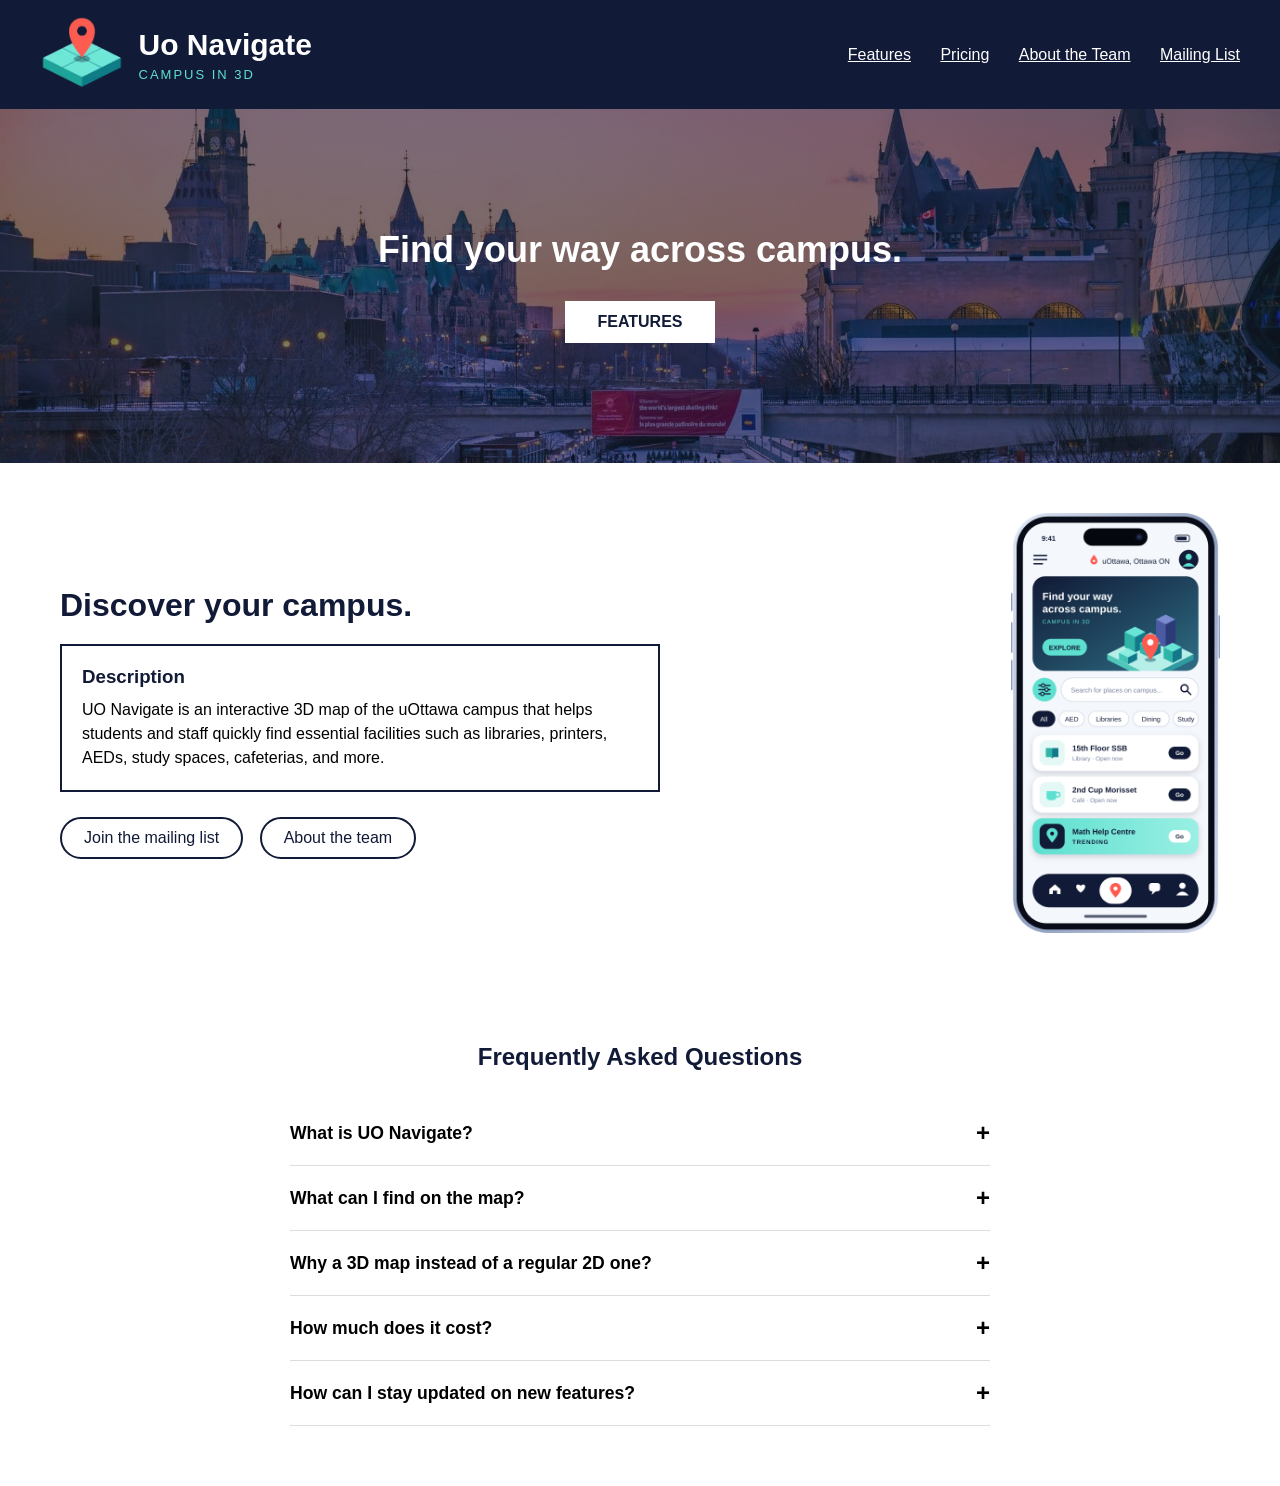
<file: index.html>
<!DOCTYPE html>
<html lang="en">
<head>
  <meta charset="UTF-8">
  <meta name="viewport" content="width=device-width, initial-scale=1">
  <title>Uo Navigate</title>
  <link rel="stylesheet" href="Styling/MainPageStyle.css">
  <link rel="icon" href="logo.png">
</head>
<body>
  <header>
    <a href="index.html">
      <img src="logo.png" alt="UO Navigate logo">
    </a>
    <div>
      <h1>Uo Navigate</h1>
      <p class="tagline">CAMPUS IN 3D</p>
    </div>
    <nav>
      <a href="FeaturesPage.html">Features</a>
      <a href="PricingPage.html">Pricing</a>
      <a href="AboutTheTeamPage.html">About the Team</a>
      <a href="MailingListPage.html">Mailing List</a>
    </nav>
  </header>

  <main>
    <section class="hero">
      <h2>Find your way across campus.</h2>
      <a class="features-button" href="FeaturesPage.html">FEATURES</a>
    </section>

    <section class="discover">
      <div class="discover-text">
        <h2>Discover your campus.</h2>
        <div class="description">
          <h3>Description</h3>
          <p>
            UO Navigate is an interactive 3D map of the uOttawa campus that helps
            students and staff quickly find essential facilities such as libraries,
            printers, AEDs, study spaces, cafeterias, and more.
          </p>
        </div>
        <div class="buttons">
          <a href="MailingListPage.html">Join the mailing list</a>
          <a href="AboutTheTeamPage.html">About the team</a>
        </div>
      </div>
      <img class="phone" src="phone.png" alt="UoNavigate app shown on a phone screen">
    </section>

    <section class="faq" id="faq">
      <h2>Frequently Asked Questions</h2>

      <div class="faq-item">
        <button class="faq-question" aria-expanded="false">
          What is UO Navigate?
          <span class="faq-icon">+</span>
        </button>
        <div class="faq-answer">
          <p>UO Navigate is an interactive 3D map of the uOttawa campus that helps students and staff quickly find essential facilities like libraries, printers, AEDs, study spaces, and cafeterias.</p>
        </div>
      </div>

      <div class="faq-item">
        <button class="faq-question" aria-expanded="false">
          What can I find on the map?
          <span class="faq-icon">+</span>
        </button>
        <div class="faq-answer">
          <p>Libraries, printers, AEDs, study spaces, cafeterias, and more. Check the <a href="FeaturesPage.html">Features page</a> for the full list.</p>
        </div>
      </div>

      <div class="faq-item">
        <button class="faq-question" aria-expanded="false">
          Why a 3D map instead of a regular 2D one?
          <span class="faq-icon">+</span>
        </button>
        <div class="faq-answer">
          <p>Campus buildings are large and multi-level. A 3D view makes it easier to recognize buildings and understand where things are, so you spend less time searching and more time getting where you need to go.</p>
        </div>
      </div>

      <div class="faq-item">
        <button class="faq-question" aria-expanded="false">
          How much does it cost?
          <span class="faq-icon">+</span>
        </button>
        <div class="faq-answer">
          <p>You can find all the details on our <a href="PricingPage.html">Pricing page</a>.</p>
        </div>
      </div>

      <div class="faq-item">
        <button class="faq-question" aria-expanded="false">
          How can I stay updated on new features?
          <span class="faq-icon">+</span>
        </button>
        <div class="faq-answer">
          <p>Join our <a href="MailingListPage.html">mailing list</a> to hear about launches and updates, or meet the people behind the project on the <a href="AboutTheTeamPage.html">About the Team page</a>.</p>
        </div>
      </div>
    </section>
  </main>

  <script src="faq.js"></script>
</body>
</html>
</file>
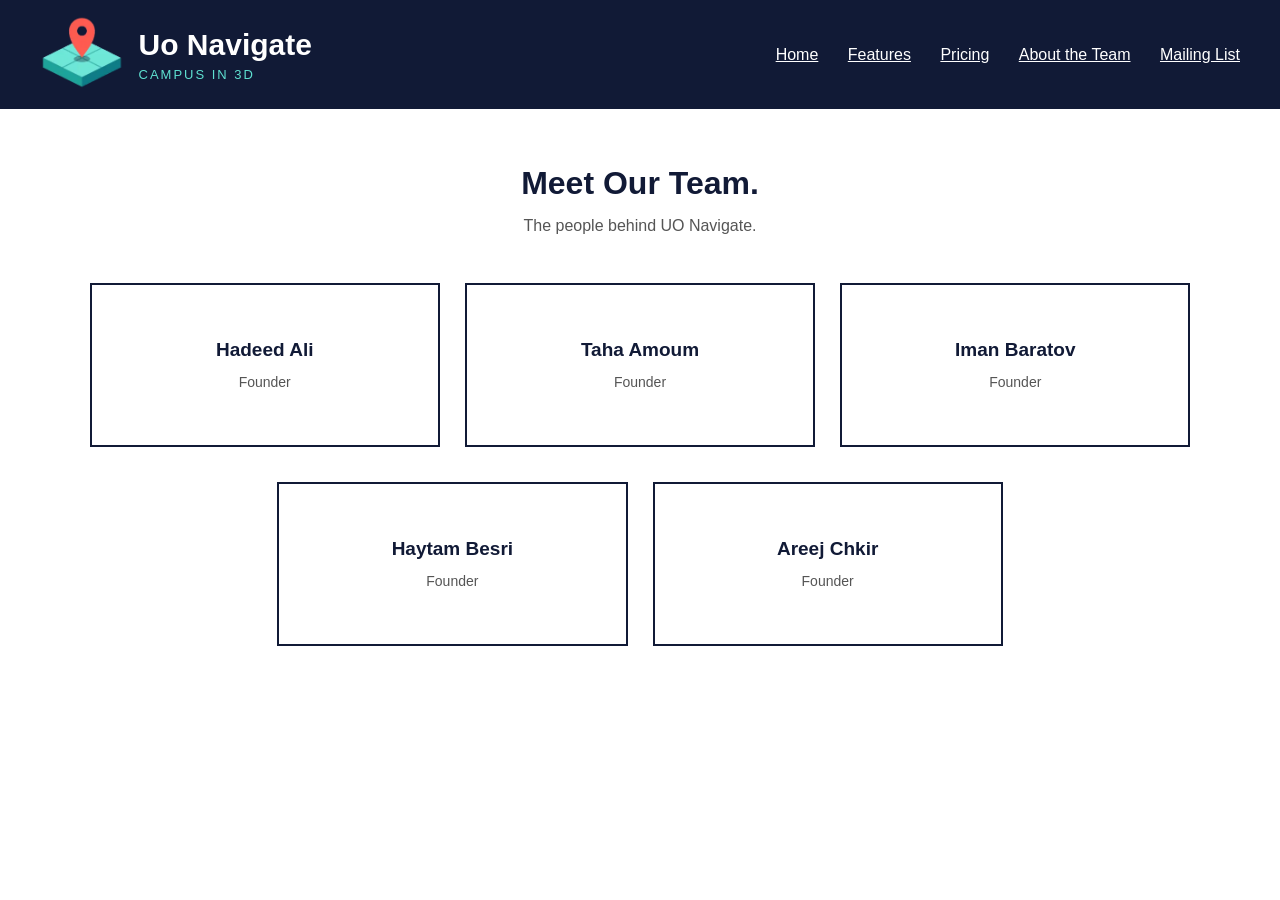
<file: AboutTheTeamPage.html>
<!DOCTYPE html>
<html lang="en">
<head>
    <meta charset="UTF-8">
    <meta name="viewport" content="width=device-width, initial-scale=1">
    <title>Uo Navigate - About the Team</title>
    <link rel="stylesheet" href="Styling/AboutTheTeamStyle.css">
    <link rel="icon" href="logo.png">
</head>

<body>

    <header>
        <a href="index.html">
            <img src="logo.png" alt="UO Navigate logo">
        </a>

        <div>
            <h1>Uo Navigate</h1>
            <p class="tagline">CAMPUS IN 3D</p>
        </div>

        <nav>
            <a href="index.html">Home</a>
            <a href="FeaturesPage.html">Features</a>
            <a href="PricingPage.html">Pricing</a>
            <a href="AboutTheTeamPage.html">About the Team</a>
            <a href="MailingListPage.html">Mailing List</a>
        </nav>
    </header>

    <main>

        <section class="team-section">

            <div class="section-heading">
                <h2>Meet Our Team.</h2>
                <p>The people behind UO Navigate.</p>
            </div>

            <div class="team-container">

                <div class="team-card">
                    <a href="#" class="team-image" data-member="member1"
                       aria-label="View Hadeed Ali's LinkedIn profile">
                        <span class="image-overlay">View LinkedIn</span>
                    </a>

                    <div class="team-info">
                        <h3>Hadeed Ali</h3>
                        <p>Founder</p>
                    </div>
                </div>

                <div class="team-card">
                    <a href="#" class="team-image" data-member="member2"
                       aria-label="View Taha Amoum's LinkedIn profile">
                        <span class="image-overlay">View LinkedIn</span>
                    </a>

                    <div class="team-info">
                        <h3>Taha Amoum</h3>
                        <p>Founder</p>
                    </div>
                </div>

                <div class="team-card">
                    <a href="#" class="team-image" data-member="member3"
                       aria-label="View Iman Baratov's LinkedIn profile">
                        <span class="image-overlay">View LinkedIn</span>
                    </a>

                    <div class="team-info">
                        <h3>Iman Baratov</h3>
                        <p>Founder</p>
                    </div>
                </div>

                <div class="team-card">
                    <a href="#" class="team-image" data-member="member4"
                       aria-label="View Haytam Besri's LinkedIn profile">
                        <span class="image-overlay">View LinkedIn</span>
                    </a>

                    <div class="team-info">
                        <h3>Haytam Besri</h3>
                        <p>Founder</p>
                    </div>
                </div>

                <div class="team-card">
                    <a href="#" class="team-image" data-member="member5"
                       aria-label="View Areej Chikr's LinkedIn profile">
                        <span class="image-overlay">View LinkedIn</span>
                    </a>

                    <div class="team-info">
                        <h3>Areej Chkir</h3>
                        <p>Founder</p>
                    </div>
                </div>

            </div>

        </section>

    </main>

    <script src="AboutTheTeamJS.js" defer></script>

</body>
</html>
</file>
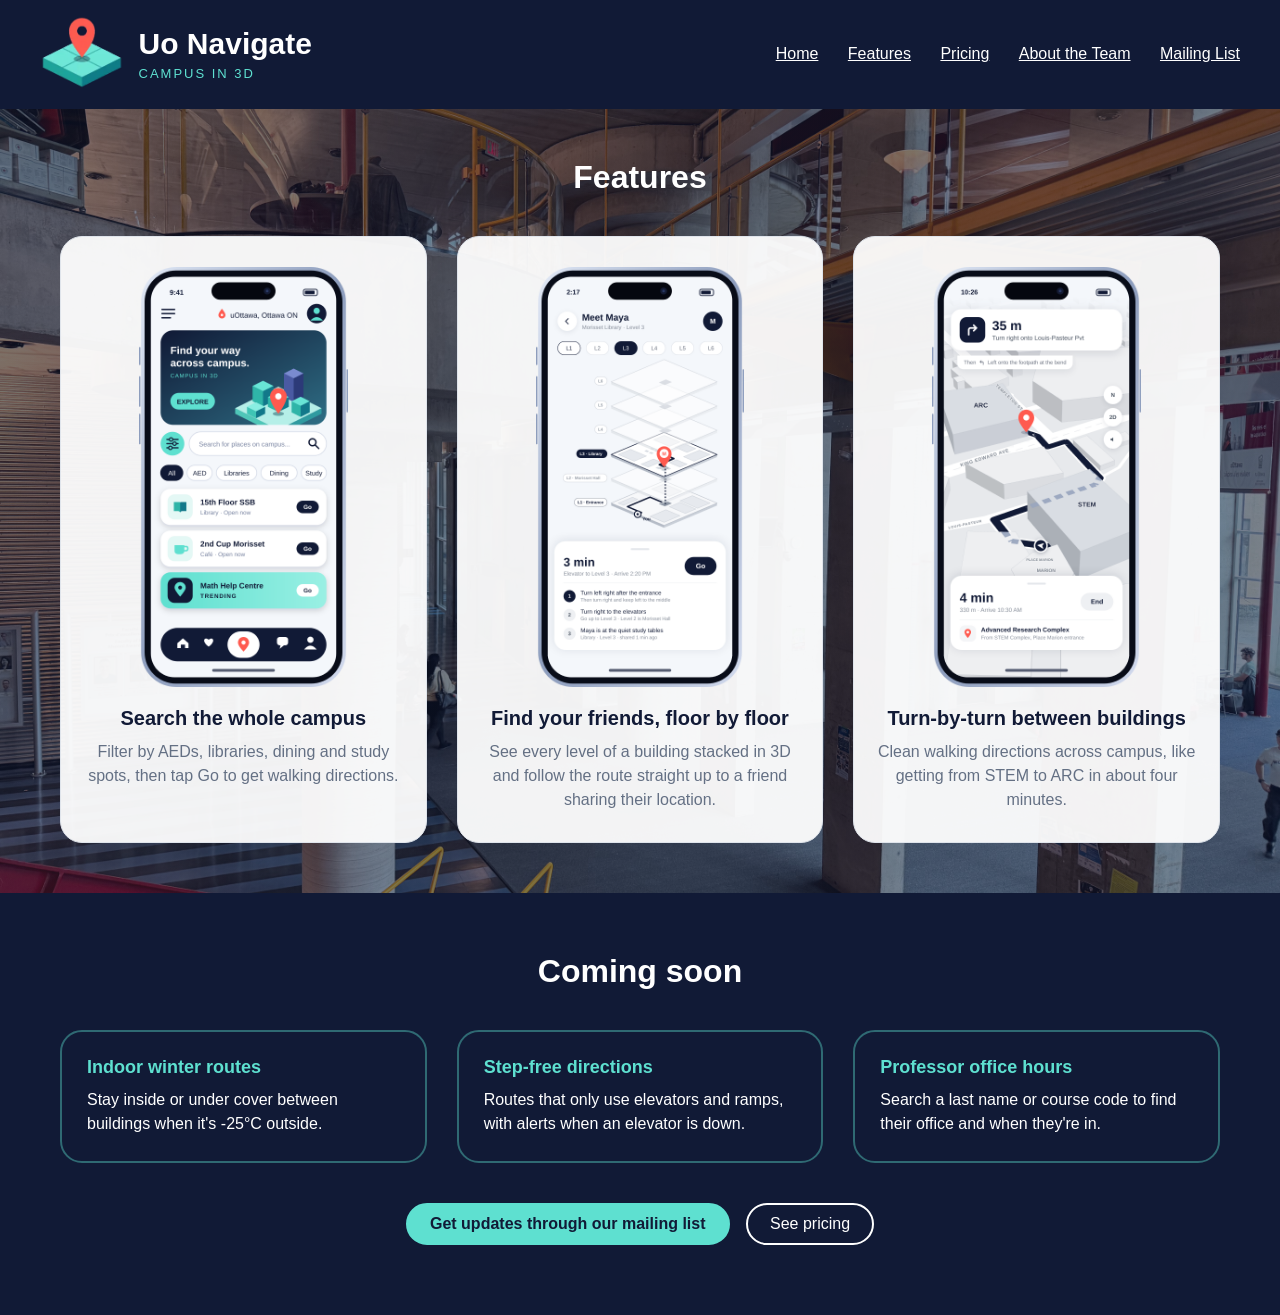
<file: FeaturesPage.html>
<!DOCTYPE html>
<html lang="en">
    <head>
        <meta charset="UTF-8"/>
        <meta name = "viewport" content="width=device-width, initial-scale=1.0">
        <title>Features - UoNavigate</title>
        <link rel="icon" type="image/png" href="logo.png">
        <link rel="stylesheet" href="Styling/FeaturesPageStyle.css">
    </head>
    <body>
        <nav class="navbar">
                <div class="logo">
                    <a href="index.html" class="logo-image"></a>
                    <div class="logo-text">
                        <h1>Uo Navigate</h1>
                        <p class="tagline">CAMPUS IN 3D</p>
                    </div>
                </div>
            <ul class="nav-links">
                <li><a href="index.html">Home</a></li>
                <li><a href="FeaturesPage.html">Features</a></li>
                <li><a href="PricingPage.html">Pricing</a></li>
                <li><a href="AboutTheTeamPage.html">About the Team</a></li>
                <li><a href="MailingListPage.html">Mailing List</a></li>
            </ul>
        </nav>
        <section class="features-section">
            <h2>Features</h2>
            <div class="features-grid">
                <div class="feature-card">
                    <img src="phone.png" alt="UoNavigate search screen with category filters and popular locations">
                    <h3>Search the whole campus</h3>
                    <p>Filter by AEDs, libraries, dining and study spots, then tap Go to get walking directions.</p>
                </div>
                <div class="feature-card">
                    <img src="phone2.png" alt="Stacked floor map guiding the user to a friend on the third floor of Morisset Library">
                    <h3>Find your friends, floor by floor</h3>
                    <p>See every level of a building stacked in 3D and follow the route straight up to a friend sharing their location.</p>
                </div>
                <div class="feature-card">
                    <img src="phone3.png" alt="Turn-by-turn walking directions from the STEM Complex to the Advanced Research Complex">
                    <h3>Turn-by-turn between buildings</h3>
                    <p>Clean walking directions across campus, like getting from STEM to ARC in about four minutes.</p>
                </div>
            </div>
        </section>
        <section class="coming-soon">
            <h2>Coming soon</h2>
            <div class="coming-soon-list">
                <div class="coming-soon-item">
                    <h3>Indoor winter routes</h3>
                    <p>Stay inside or under cover between buildings when it's -25&deg;C outside.</p>
                </div>
                <div class="coming-soon-item">
                    <h3>Step-free directions</h3>
                    <p>Routes that only use elevators and ramps, with alerts when an elevator is down.</p>
                </div>
                <div class="coming-soon-item">
                    <h3>Professor office hours</h3>
                    <p>Search a last name or course code to find their office and when they're in.</p>
                </div>
            </div>
            <div class="cta-buttons">
                <a href="MailingListPage.html">Get updates through our mailing list</a>
                <a href="PricingPage.html">See pricing</a>
            </div>
        </section>
    </body>
</html>
</file>
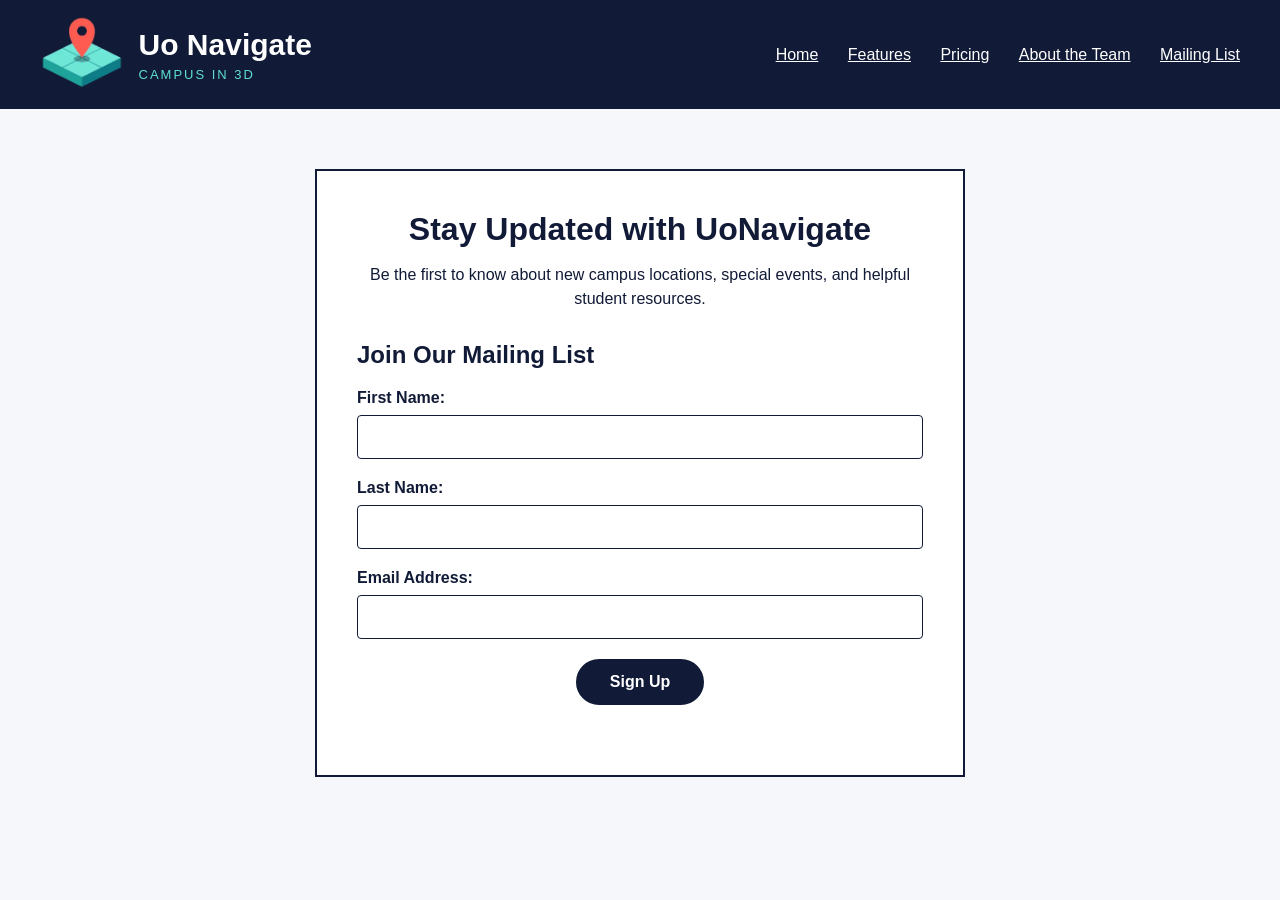
<file: MailingListPage.html>
<!DOCTYPE html>
<html lang="en">

<head>
    <meta charset="UTF-8">
    <meta name="viewport" content="width=device-width, initial-scale=1.0">
    <title>Mailing List - UoNavigate</title>
    <link rel="stylesheet" href="Styling/MailingListPageStyle.css">
    <link rel="icon" href="logo.png">
</head>

<body>

  <header>
    <a href="index.html">
      <img src="logo.png" alt="Uo Navigate logo">
    </a>

    <div>
      <h1>Uo Navigate</h1>
      <p class="tagline">CAMPUS IN 3D</p>
    </div>

        <nav>
            <a href="index.html">Home</a>
            <a href="FeaturesPage.html">Features</a>
            <a href="PricingPage.html">Pricing</a>
            <a href="AboutTheTeamPage.html">About the Team</a>
            <a href="MailingListPage.html">Mailing List</a>
        </nav>
    </header>

    <main>
        <section id="mailing-list">

            <h1>Stay Updated with UoNavigate</h1>

            <p>
                Be the first to know about new campus locations,
                special events, and helpful student resources.
            </p>

            <h2>Join Our Mailing List</h2>

            <form id="signup-form" novalidate>
                <label for="first-name">First Name:</label>
                <input type="text" id="first-name" name="first-name" required>

                <br><br>

                <label for="last-name">Last Name:</label>
                <input type="text" id="last-name" name="last-name" required>

                <br><br>

                <label for="email">Email Address:</label>
                <input type="email" id="email" name="email" required>

                <br><br>

                <button type="submit">Sign Up</button>
                <p id="form-message" role="status" aria-live="polite"></p>
                </form>

        </section>
    </main>

<script src="MailingListPageScript.js"></script>
</body>
</html>
</file>
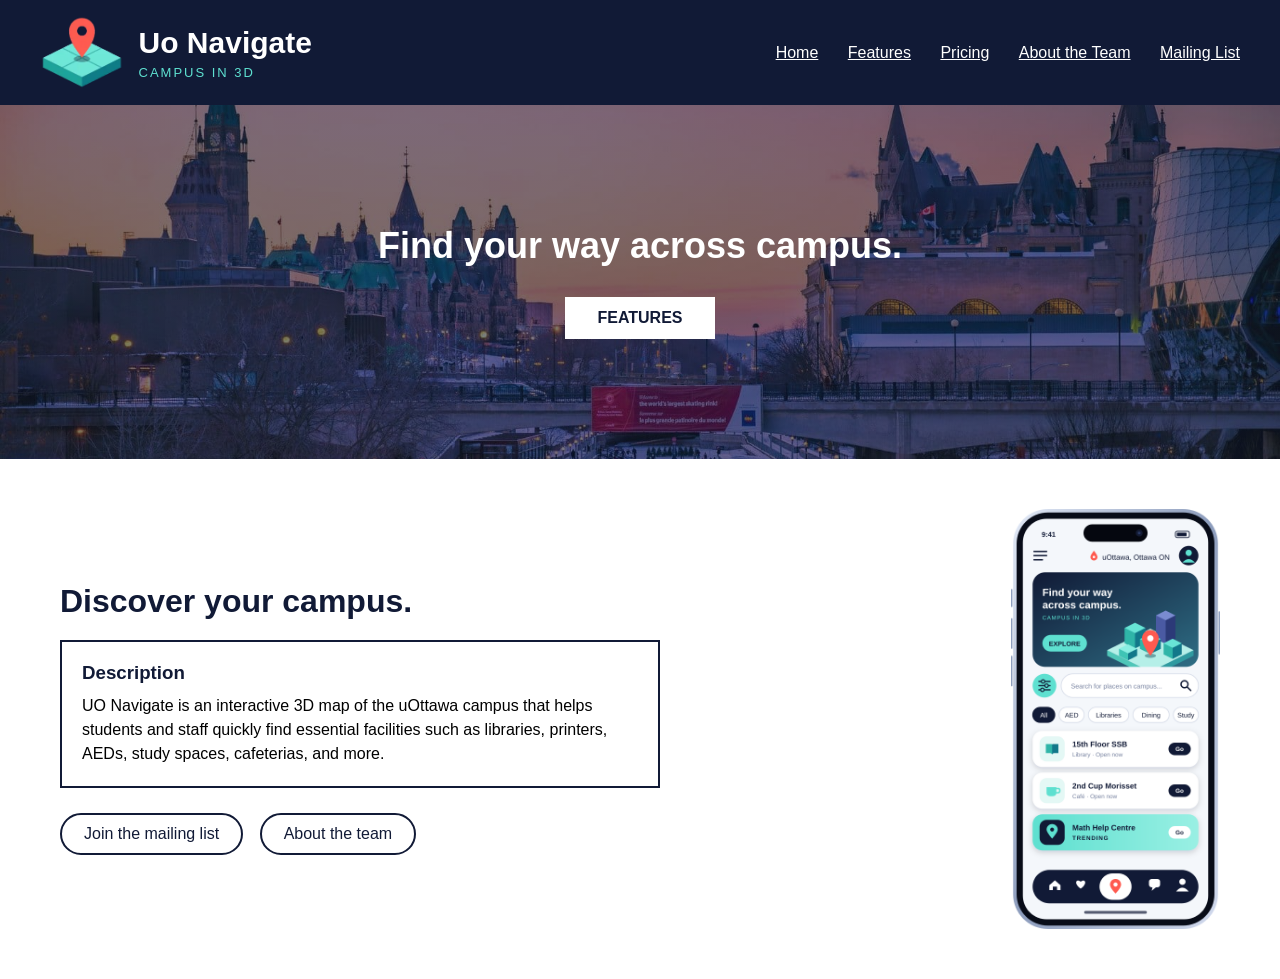
<file: MainPage.html>
<!DOCTYPE html>
<html lang="en">
<head>
  <title>Uo Navigate</title>
  <link rel="stylesheet" href="Styling/MainPageStyle.css">
  <link rel="icon" href="logo.png">
</head>
<body>
  <header>
    <img src="logo.png">
    <div>
      <h1>Uo Navigate</h1>
      <p class="tagline">CAMPUS IN 3D</p>
    </div>
    <nav>
      <a href="MainPage.html">Home</a>
      <a href="FeaturesPage.html">Features</a>
      <a href="PricingPage.html">Pricing</a>
      <a href="AboutTheTeamPage.html">About the Team</a>
      <a href="MailingListPage.html">Mailing List</a>
    </nav>
  </header>
<main>
    <section class="hero">
      <h2>Find your way across campus.</h2>
      <a class="features-button" href="FeaturesPage.html">FEATURES</a>
    </section>
    <section class="discover">
      <div class="discover-text">
        <h2>Discover your campus.</h2>
        <div class="description">
          <h3>Description</h3>
          <p>
            UO Navigate is an interactive 3D map of the uOttawa campus that helps
            students and staff quickly find essential facilities such as libraries,
            printers, AEDs, study spaces, cafeterias, and more.
          </p>
        </div>
        <div class="buttons">
          <a href="MailingListPage.html">Join the mailing list</a>
          <a href="AboutTheTeamPage.html">About the team</a>
        </div>
      </div>
      <img class="phone" src="phone.png" alt="UoNavigate app shown on a phone screen">  
    </section>
  </main>
</body>
</html>
</file>
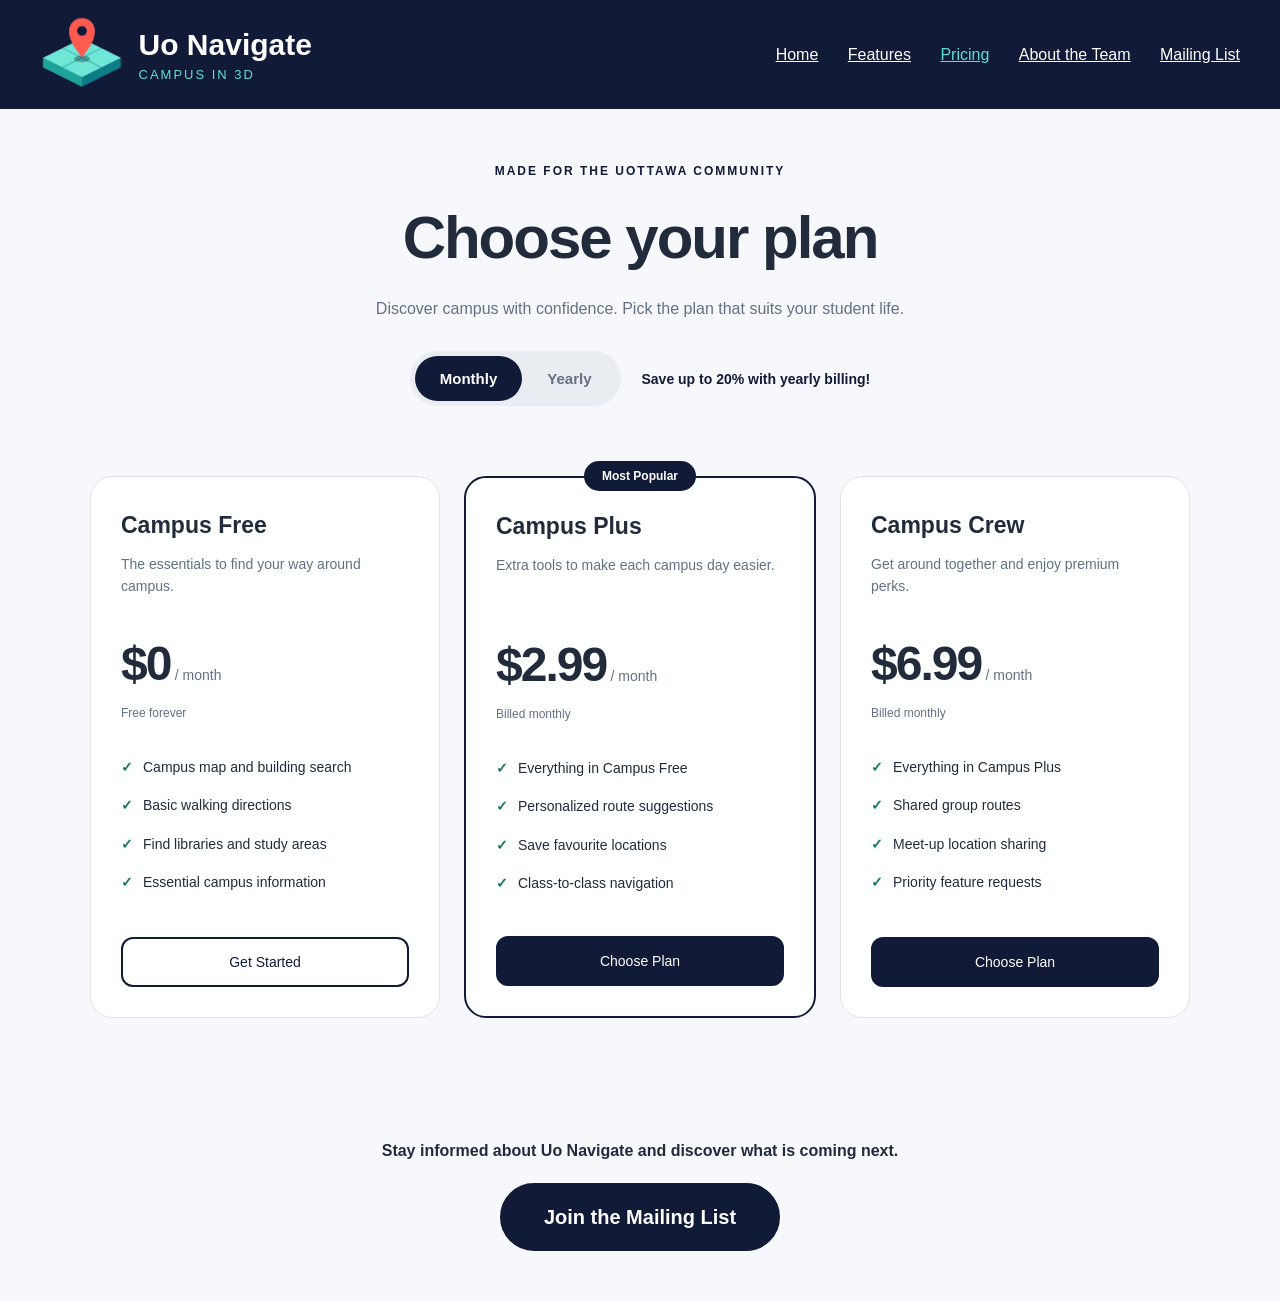
<file: PricingPage.html>
<!DOCTYPE html>
<html lang="en">
<head>
  <meta charset="UTF-8">
  <meta name="viewport" content="width=device-width, initial-scale=1.0">
  <title>Pricing - Uo Navigate</title>
  <link rel="stylesheet" href="Styling/PricingPageStyle.css">
  <link rel="icon" href="logo.png">
</head>

<body>
  <header>
    <a href="index.html">
      <img src="logo.png" alt="UO Navigate logo">
    </a>

    <div>
      <h1>Uo Navigate</h1>
      <p class="tagline">CAMPUS IN 3D</p>
    </div>

    <nav aria-label="Main navigation">
      <a href="index.html">Home</a>
      <a href="FeaturesPage.html">Features</a>
      <a href="PricingPage.html" aria-current="page">Pricing</a>
      <a href="AboutTheTeamPage.html">About the Team</a>
      <a href="MailingListPage.html">Mailing List</a>
    </nav>
  </header>

  <main>
    <section class="pricing" aria-labelledby="pricing-heading">
      <div class="hero">
        <p class="eyebrow">MADE FOR THE UOTTAWA COMMUNITY</p>

        <h2 id="pricing-heading">Choose your plan</h2>

        <p class="intro">
          Discover campus with confidence.
          Pick the plan that suits your student life.
        </p>

        <div class="billing">
          <div class="billing-buttons" role="group" aria-label="Billing period">
            <button id="monthly" class="selected"
                    type="button" aria-pressed="true">
              Monthly
            </button>

            <button id="yearly" type="button" aria-pressed="false">
              Yearly
            </button>
          </div>

          <p class="saving">
            Save up to 20% with yearly billing!
          </p>
        </div>
      </div>

      <div class="plans">
        <article class="plan">
          <h3>Campus Free</h3>

          <p class="description">
            The essentials to find your way around campus.
          </p>

          <p class="price">
            <strong class="amount" data-month="0" data-year="0">$0</strong>
            <span>/ month</span>
          </p>

          <p class="billing-note">Free forever</p>

          <ul>
            <li><span class="check" aria-hidden="true">&#10003;</span> Campus map and building search</li>
            <li><span class="check" aria-hidden="true">&#10003;</span> Basic walking directions</li>
            <li><span class="check" aria-hidden="true">&#10003;</span> Find libraries and study areas</li>
            <li><span class="check" aria-hidden="true">&#10003;</span> Essential campus information</li>
          </ul>

          <a class="plan-button free-button" href="FeaturesPage.html">
            Get Started
          </a>
        </article>

        <article class="plan featured">
          <p class="popular">Most Popular</p>

          <h3>Campus Plus</h3>

          <p class="description">
            Extra tools to make each campus day easier.
          </p>

          <p class="price">
            <strong class="amount" data-month="2.99" data-year="2.39">$2.99</strong>
            <span>/ month</span>
          </p>

          <p class="billing-note">Billed monthly</p>

          <ul>
            <li><span class="check" aria-hidden="true">&#10003;</span> Everything in Campus Free</li>
            <li><span class="check" aria-hidden="true">&#10003;</span> Personalized route suggestions</li>
            <li><span class="check" aria-hidden="true">&#10003;</span> Save favourite locations</li>
            <li><span class="check" aria-hidden="true">&#10003;</span> Class-to-class navigation</li>
          </ul>

          <a class="plan-button" href="MailingListPage.html">
            Choose Plan
          </a>
        </article>

        <article class="plan">
          <h3>Campus Crew</h3>

          <p class="description">
            Get around together and enjoy premium perks.
          </p>

          <p class="price">
            <strong class="amount" data-month="6.99" data-year="5.59">$6.99</strong>
            <span>/ month</span>
          </p>

          <p class="billing-note">Billed monthly</p>

          <ul>
            <li><span class="check" aria-hidden="true">&#10003;</span> Everything in Campus Plus</li>
            <li><span class="check" aria-hidden="true">&#10003;</span> Shared group routes</li>
            <li><span class="check" aria-hidden="true">&#10003;</span> Meet-up location sharing</li>
            <li><span class="check" aria-hidden="true">&#10003;</span> Priority feature requests</li>
          </ul>

          <a class="plan-button" href="MailingListPage.html">
            Choose Plan
          </a>
        </article>
      </div>
    </section>

    <section class="bottom">
      <div class="join">
        <p>
          Stay informed about Uo Navigate and discover what is coming next.
        </p>

        <a class="mailing-button"
           href="https://uo-navigate.github.io/MailingListPage.html">
          Join the Mailing List
        </a>
      </div>
    </section>
  </main>

  <script src="PricingPage.js"></script>
</body>
</html>
</file>
<file: Styling/MainPageStyle.css>
body {
  font-family: Arial;
  margin: 0;
}
header {
  background-color: #111a36;
  padding: 15px 40px;
  display: flex;
  align-items: center;
}
header img {
  height: 75px;
  margin-right: 15px;
}
h1 {
  color: white;
  font-size: 30px;
  margin: 0;
}
.tagline {
  color: #5ee0d0;
  font-size: 13px;
  letter-spacing: 2px;
  margin: 5px 0 0 0;
}
nav { 
  margin-left: auto;
}
nav a {
  color: white;
  margin-left: 25px;
}
nav a:hover {
  color: #5ee0d0;
}
.hero {
  background: linear-gradient(rgba(17, 26, 54, 0.55), rgba(17, 26, 54, 0.55)), url("../campus.png") center 35% / cover;
  text-align: center;
  padding: 120px 20px;
}
.hero h2 {
  color: white;
  font-size: 36px;
  margin: 0 0 30px 0;
}
.features-button {
  display: inline-block;
  background-color: white;
  color: #111a36;
  font-weight: bold;
  text-decoration: none;
  padding: 12px 32px;
}
.features-button:hover {
  background-color: #5ee0d0;
}
.discover {
  display: flex;
  align-items: center;
  padding: 50px 60px;
}
.discover-text {
  max-width: 600px;
  margin-right: 40px;
}
.discover h2 {
  color: #111a36;
  font-size: 32px;
  margin: 0 0 20px 0;
}
.description {
  border: 2px solid #111a36;
  padding: 20px;
}
.description h3 {
  color: #111a36;
  margin: 0 0 10px 0;
}
.description p {
  line-height: 1.5;
  margin: 0;
}
.buttons {
  margin-top: 25px;
}
.buttons a {
  display: inline-block;
  border: 2px solid #111a36;
  border-radius: 30px;
  color: #111a36;
  text-decoration: none;
  padding: 10px 22px;
  margin-right: 12px;
}
.buttons a:hover {
  background-color: #111a36;
  color: white;
}
.phone {
  height: 420px;
  margin-left: auto;
}
.faq {
  max-width: 700px;
  margin: 60px auto;
  padding: 0 20px;
}

.faq h2 {
  text-align: center;
  margin-bottom: 30px;
  color: #111a36;
}

.faq-item {
  border-bottom: 1px solid #ddd;
}

.faq-question {
  width: 100%;
  display: flex;
  justify-content: space-between;
  align-items: center;
  padding: 18px 0;
  background: none;
  border: none;
  font-size: 1.1rem;
  font-weight: 600;
  font-family: inherit;
  text-align: left;
  cursor: pointer;
  color: inherit;
}

.faq-question:hover {
  opacity: 0.75;
}

.faq-icon {
  font-size: 1.5rem;
  transition: transform 0.3s ease;
}

.faq-item.active .faq-icon {
  transform: rotate(45deg); 
}

.faq-answer {
  max-height: 0;
  overflow: hidden;
  transition: max-height 0.3s ease;
}

.faq-answer p {
  padding-bottom: 18px;
  margin: 0;
  line-height: 1.6;
}

header {
  padding-left: max(40px, calc((100% - 1300px) / 2));
  padding-right: max(40px, calc((100% - 1300px) / 2));
}

.discover {
  padding-left: max(60px, calc((100% - 1300px) / 2));
  padding-right: max(60px, calc((100% - 1300px) / 2));
}

@media (max-width: 760px) {
  header {
    flex-wrap: wrap;
    padding: 15px 20px;
  }

  nav {
    margin-left: 0;
    margin-top: 12px;
    width: 100%;
  }

  nav a {
    display: inline-block;
    margin-left: 0;
    margin-right: 16px;
    margin-bottom: 6px;
  }

  .hero {
    padding: 70px 20px;
  }

  .hero h2 {
    font-size: 28px;
  }

  .discover {
    flex-direction: column;
    padding: 30px 20px;
  }

  .discover-text {
    max-width: none;
    margin-right: 0;
  }

  .discover h2 {
    font-size: 26px;
  }

  .buttons a {
    margin-bottom: 10px;
  }

  .phone {
    margin: 30px auto 0 auto;
  }
}
</file>
<file: Styling/AboutTheTeamStyle.css>
body {
    font-family: Arial;
    margin: 0;
    background-color: white;
}

header {
    background-color: #111a36;
    padding: 15px 40px;
    display: flex;
    align-items: center;
}

header img {
    height: 75px;
    margin-right: 15px;
}

h1 {
    color: white;
    font-size: 30px;
    margin: 0;
}

.tagline {
    color: #5ee0d0;
    font-size: 13px;
    letter-spacing: 2px;
    margin: 5px 0 0 0;
}

nav {
    margin-left: auto;
}

nav a {
    color: white;
    margin-left: 25px;
    text-decoration: underline;
    font-size: 16px;
}

nav a:hover {
    color: #5ee0d0;
}

.team-section {
    padding: 55px 7% 75px;
    min-height: 70vh;
}

.section-heading {
    text-align: center;
    margin-bottom: 45px;
}

.section-heading h2 {
    color: #111a36;
    font-size: 32px;
    margin: 0 0 12px 0;
    line-height: 1.2;
}

.section-heading p {
    color: #555;
    font-size: 16px;
    margin: 0;
    line-height: 1.5;
}

.team-container {
    display: grid;
    grid-template-columns: repeat(6, minmax(0, 1fr));
    column-gap: 25px;
    row-gap: 35px;
    align-items: stretch;
}

.team-card:nth-child(1),
.team-card:nth-child(2),
.team-card:nth-child(3) {
    grid-column: span 2;
}

.team-card:nth-child(4) {
    grid-column: 2 / span 2;
}

.team-card:nth-child(5) {
    grid-column: 4 / span 2;
}

.team-card {
    min-width: 0;
    min-height: 160px;
    background-color: white;
    border: 2px solid #111a36;
    overflow: hidden;
    display: flex;
    flex-direction: column;
    justify-content: center;
    position: relative;
    transition: transform 0.25s, box-shadow 0.25s;
}

.team-card:hover {
    transform: translateY(-5px);
    box-shadow: 0 8px 22px #00000020;
}

.team-image {
    position: absolute;
    inset: 0;
    display: block;
    z-index: 2;
}

.team-image img {
    display: none;
}

.team-image:hover img {
    transform: scale(1.05);
}

.image-overlay {
    position: absolute;
    inset: 0;
    background-color: #111a36;
    color: white;
    display: flex;
    justify-content: center;
    align-items: center;
    font-size: 16px;
    font-weight: bold;
    opacity: 0;
    transition: opacity 0.25s;
}

.team-image:hover .image-overlay,
.team-image:focus-visible .image-overlay {
    opacity: 1;
}

.team-info {
    padding: 20px;
    text-align: center;
}

.team-info h3 {
    margin: 0 0 10px 0;
    font-size: 19px;
    line-height: 1.3;
    color: #111a36;
}

.team-info p {
    margin: 0;
    color: #555;
    font-size: 14px;
    line-height: 1.5;
}
</file>
<file: Styling/FeaturesPageStyle.css>
body {
  font-family: Arial;
  margin: 0;
}
.navbar {
  background-color: #111a36;
  padding: 15px 40px;
  display: flex;
  align-items: center;
  box-sizing: border-box; 
  width: 100%;
  height: 108.667px;
}
.logo {
  display: flex;
  align-items: center;
  text-decoration: none;
  margin-right: auto;
}
.logo-image {
  display: inline-block;
  flex-shrink: 0;
  width: 98.5333px;
  height: 78.6667px;
  background-image: url('../logo.png');
  background-size: 83.5333px 75px;
  background-repeat: no-repeat;
  background-position: left center;
  margin-top: -3.6667px;
}
.logo-text {
  display: flex;
  flex-direction: column;
  text-align: left;
  margin: 0; 
  padding: 0;
}
.logo-text h1 {
  color: white;
  font-size: 30px;
  margin: 0;
  align-self: flex-start;
}
.logo-text .tagline {
  color: #5ee0d0;
  font-size: 13px;
  letter-spacing: 2px;
  margin: 5px 0 0 0;
  text-transform: uppercase;
}
.nav-links {
  display: flex;
  list-style: none;
  margin: 0;
  padding: 0;
  margin-left: auto;
}
.nav-links li {
  margin-left: 29.45px;
}
.nav-links a {
color: white;
text-decoration: underline;
font-size: 16px;
}
.nav-links a:hover {
  color: #5ee0d0;
}
.features-section {
  background: linear-gradient(rgba(17, 26, 54, 0.55), rgba(17, 26, 54, 0.55)), url("../FeaturesPageBackground.png") center 35% / cover;
  padding: 50px max(60px, calc((100% - 1300px) / 2));
  text-align: center;
}
.features-section h2 {
  color: white;
  font-size: 32px;
  margin: 0 0 40px 0;
}
.features-grid {
  display: grid;
  grid-template-columns: repeat(3, 1fr);
  gap: 30px;
}
.feature-card {
  background-color: rgba(255, 255, 255, 0.94);
  border: 1px solid #dfe4eb;
  border-radius: 22px;
  padding: 30px 20px;
  display: flex;
  flex-direction: column;
  align-items: center;
  transition: transform 0.25s, box-shadow 0.25s;
}
.feature-card:hover {
  transform: translateY(-5px);
  box-shadow: 0 8px 22px #00000020;
}
.feature-card img {
  height: 420px;
  max-width: 100%;
  object-fit: contain;
  margin-bottom: 20px;
}
.feature-card h3 {
  color: #111a36;
  font-size: 20px;
  margin: 0 0 10px 0;
}
.feature-card p {
  color: #647084;
  font-size: 16px;
  line-height: 1.5;
  margin: 0;
}
.coming-soon {
  background-color: #111a36;
  padding: 60px max(60px, calc((100% - 1300px) / 2));
  text-align: center;
}
.coming-soon h2 {
  color: white;
  font-size: 32px;
  margin: 0 0 40px 0;
}
.coming-soon-list {
  display: grid;
  grid-template-columns: repeat(3, 1fr);
  gap: 30px;
}
.coming-soon-item {
  border: 2px solid rgba(94, 224, 208, 0.4);
  border-radius: 22px;
  padding: 25px;
  text-align: left;
}
.coming-soon-item h3 {
  color: #5ee0d0;
  font-size: 18px;
  margin: 0 0 10px 0;
}
.coming-soon-item p {
  color: white;
  font-size: 16px;
  line-height: 1.5;
  margin: 0;
}
.cta-buttons {
  margin-top: 40px;
}
.cta-buttons a {
  display: inline-block;
  border: 2px solid white;
  border-radius: 30px;
  color: white;
  text-decoration: none;
  padding: 10px 22px;
  margin: 0 6px 10px 6px;
}
.cta-buttons a:first-child {
  background-color: #5ee0d0;
  border-color: #5ee0d0;
  color: #111a36;
  font-weight: bold;
}
.cta-buttons a:hover {
  background-color: white;
  border-color: white;
  color: #111a36;
}
@media (max-width: 900px) {
  .navbar {
    flex-wrap: wrap;
    height: auto;
    padding: 12px 20px;
    row-gap: 10px;
  }
  .nav-links {
    flex-wrap: wrap;
    justify-content: center;
    width: 100%;
    margin-left: 0;
    gap: 8px 20px;
  }
  .nav-links li {
    margin-left: 0;
  }
  .features-grid {
    grid-template-columns: 1fr;
    max-width: 500px;
    margin: 0 auto;
  }
  .coming-soon-list {
    grid-template-columns: 1fr;
    max-width: 500px;
    margin: 0 auto;
  }
}
@media (max-width: 600px) {
  .logo {
    margin: 0 auto;
  }
  .logo-image {
    width: 64px;
    height: 56px;
    background-size: 56px 50px;
    margin-top: 0;
  }
  .logo-text h1 {
    font-size: 22px;
  }
  .logo-text .tagline {
    font-size: 11px;
  }
  .nav-links a {
    font-size: 15px;
    display: inline-block;
    padding: 6px 0;
  }
  .features-section,
  .coming-soon {
    padding: 30px 20px;
  }
  .features-section h2,
  .coming-soon h2 {
    font-size: 26px;
  }
  .features-grid,
  .coming-soon-list {
    gap: 20px;
  }
  .feature-card img {
    height: 360px;
  }
}
</file>
<file: Styling/MailingListPageStyle.css>
body {
  font-family: Arial, sans-serif;
  margin: 0;
  color: #111a36;
  background-color: #f5f7fa;
}

header {
  background-color: #111a36;
  padding: 15px 40px;
  display: flex;
  align-items: center;
}
header img {
  height: 75px;
  margin-right: 15px;
}
h1 {
  color: white;
  font-size: 30px;
  margin: 0;
}
.tagline {
  color: #5ee0d0;
  font-size: 13px;
  letter-spacing: 2px;
  margin: 5px 0 0 0;
}
nav { 
  margin-left: auto;
}
nav a {
  color: white;
  margin-left: 25px;
}

nav a:hover {
  color: #5ee0d0;
}

main {
  padding: 60px 20px;
}

#mailing-list {
  box-sizing: border-box;
  max-width: 650px;
  margin: 0 auto;
  padding: 40px;
  background-color: white;
  border: 2px solid #111a36;
}

#mailing-list h1 {
  margin: 0 0 15px;
  font-size: 32px;
  font-family: Arial, serif;
  font-weight: bold;
  font-style: normal;
  text-align: center;
  color: #111a36;
}

#mailing-list p {
  margin: 0 0 30px;
  line-height: 1.5;
  text-align: center;
}

#mailing-list h2 {
  margin: 0 0 20px;
  font-size: 24px;
}

#mailing-list form br {
  display: none;
}

#mailing-list label {
  display: block;
  margin-bottom: 8px;
  font-weight: bold;
}

#mailing-list input {
  box-sizing: border-box;
  width: 100%;
  margin-bottom: 20px;
  padding: 12px;
  border: 1px solid #111a36;
  border-radius: 4px;
  font: inherit;
}

#mailing-list input:focus {
  outline: 2px solid #5ee0d0;
  outline-offset: 2px;
}

#mailing-list button {
  display: block;
  margin: 0 auto;
  padding: 12px 32px;
  border: 2px solid #111a36;
  border-radius: 30px;
  background-color: #111a36;
  color: white;
  font: inherit;
  font-weight: bold;
  cursor: pointer;
}

#mailing-list button:hover {
  background-color: #5ee0d0;
  color: #111a36;
}

@media (max-width: 768px) {
  header {
    flex-wrap: wrap;
    justify-content: center;
    padding: 15px;
  }

  header img {
    height: 55px;
  }

  header h1 {
    font-size: 24px;
  }

  nav {
    width: 100%;
    margin: 20px 0 0;
    text-align: center;
  }

  nav a {
    display: inline-block;
    margin: 5px 8px;
    font-size: 14px;
  }

  main {
    padding: 30px 15px;
  }

  #mailing-list {
    padding: 25px;
  }

  #mailing-list h1 {
    font-size: 27px;
  }
}
</file>
<file: Styling/PricingPageStyle.css>
* {
  box-sizing: border-box;
}

body {
  font-family: Arial, sans-serif;
  margin: 0;
  color: #222b3b;
  background-color: #f7f8fb;
}

header {
  background-color: #111a36;
  padding: 15px 40px;
  display: flex;
  align-items: center;
}

header img {
  height: 75px;
  margin-right: 15px;
}

h1 {
  color: white;
  font-size: 30px;
  margin: 0;
}

.tagline {
  color: #5ee0d0;
  font-size: 13px;
  letter-spacing: 2px;
  margin: 5px 0 0;
}

nav {
  margin-left: auto;
}

nav a {
  color: white;
  margin-left: 25px;
}

nav a:hover,
nav a[aria-current="page"] {
  color: #5ee0d0;
}

.pricing {
  background: linear-gradient(
    rgba(247, 248, 251, 0.35),
    rgba(247, 248, 251, 0.35)
  ), url("https://www.uottawa.ca/about-us/sites/g/files/bhrskd336/files/styles/max_width_l_1470px/public/2021-12/Screen%20Shot%202021-12-07%20at%205.13.02%20PM.png?itok=rWDNIdV_") center 39% / cover;
  padding: 55px 24px 70px;
}

.hero {
  text-align: center;
}

.eyebrow {
  color: #111a36;
  font-size: 12px;
  font-weight: bold;
  letter-spacing: 2px;
  margin: 0;
}

.hero h2 {
  font-size: 60px;
  letter-spacing: -2px;
  margin: 25px 0;
}

.intro {
  color: #647084;
  line-height: 1.5;
  margin: 0 0 30px;
}

.billing {
  display: flex;
  align-items: center;
  justify-content: center;
  flex-wrap: wrap;
  gap: 20px;
}

.billing-buttons {
  display: flex;
  background-color: #e9ecf1;
  border-radius: 30px;
  padding: 5px;
}

.billing button {
  background: none;
  border: none;
  border-radius: 30px;
  padding: 14px 25px;
  color: #647084;
  font-family: inherit;
  font-size: 15px;
  font-weight: bold;
  cursor: pointer;
}

.billing button.selected {
  background-color: #111a36;
  color: white;
}

.saving {
  color: #111a36;
  font-size: 14px;
  font-weight: bold;
}

.plans {
  display: flex;
  gap: 24px;
  max-width: 1100px;
  margin: 70px auto 0;
}

.plan {
  flex: 1;
  min-width: 0;
  display: flex;
  flex-direction: column;
  position: relative;
  background-color: rgba(255, 255, 255, 0.94);
  border: 1px solid #dfe4eb;
  border-radius: 22px;
  padding: 35px 30px 30px;
}

.plan h3 {
  font-size: 23px;
  margin: 0 0 14px;
}

.description {
  min-height: 48px;
  color: #647084;
  font-size: 14px;
  line-height: 1.6;
  margin: 0;
}

.price {
  margin: 35px 0 15px;
}

.price strong {
  font-size: 48px;
  letter-spacing: -2px;
}

.price span {
  color: #647084;
  font-size: 14px;
}

.billing-note {
  min-height: 20px;
  color: #647084;
  font-size: 12px;
  margin: 0 0 20px;
}

.plan ul {
  list-style: none;
  padding: 0;
  margin: 10px 0 25px;
}

.plan li {
  display: flex;
  gap: 10px;
  font-size: 14px;
  line-height: 1.6;
  margin-bottom: 16px;
}

.check {
  color: #18765d;
  font-weight: bold;
}

.featured {
  border: 2px solid #111a36;
}

.popular {
  position: absolute;
  top: -17px;
  left: 50%;
  transform: translateX(-50%);
  background-color: #111a36;
  color: white;
  border-radius: 30px;
  padding: 8px 18px;
  margin: 0;
  font-size: 12px;
  font-weight: bold;
  white-space: nowrap;
}

.plan-button {
  display: block;
  background-color: #111a36;
  color: white;
  border: 2px solid #111a36;
  border-radius: 12px;
  padding: 15px;
  margin-top: auto;
  text-align: center;
  text-decoration: none;
  font-size: 14px;
}

.plan-button:hover {
  background-color: #263456;
}

.free-button {
  background-color: white;
  color: #111a36;
}

.free-button:hover {
  background-color: #e9edf6;
}

.bottom {
  background-color: #f7f8fb;
  color: #222b3b;
  text-align: center;
  padding: 50px 20px;
}

.join {
  max-width: 700px;
  margin: 0 auto;
}

.bottom p {
  font-weight: bold;
  line-height: 1.6;
  margin: 0 0 20px;
}

.mailing-button {
  display: inline-block;
  max-width: 100%;
  background-color: #111a36;
  color: white;
  border: 2px solid #111a36;
  border-radius: 999px;
  padding: 18px 42px;
  font-size: 20px;
  font-weight: bold;
  line-height: 1.4;
  text-decoration: none;
}

.mailing-button:hover {
  background-color: #263456;
}

footer {
  display: none;
}

a:focus-visible,
button:focus-visible {
  outline: 3px solid #e6a336;
  outline-offset: 4px;
}

@media (max-width: 1000px) {
  header {
    flex-wrap: wrap;
  }

  nav {
    width: 100%;
    margin-top: 20px;
    margin-left: 0;
    display: flex;
    flex-wrap: wrap;
    gap: 15px;
  }

  nav a {
    margin-left: 0;
  }
}

@media (max-width: 850px) {
  .plans {
    flex-direction: column;
    max-width: 420px;
    gap: 35px;
    margin-top: 45px;
  }

  .hero h2 {
    font-size: 42px;
  }

  .bottom {
    padding: 35px 25px;
  }
}

@media (max-width: 450px) {
  header {
    padding: 15px 20px;
  }

  header img {
    height: 55px;
  }

  h1 {
    font-size: 25px;
  }

  .pricing {
    padding: 40px 20px;
  }

  .plan {
    padding: 30px 22px;
  }

  .mailing-button {
    font-size: 18px;
    padding: 16px 28px;
  }
}
</file>
